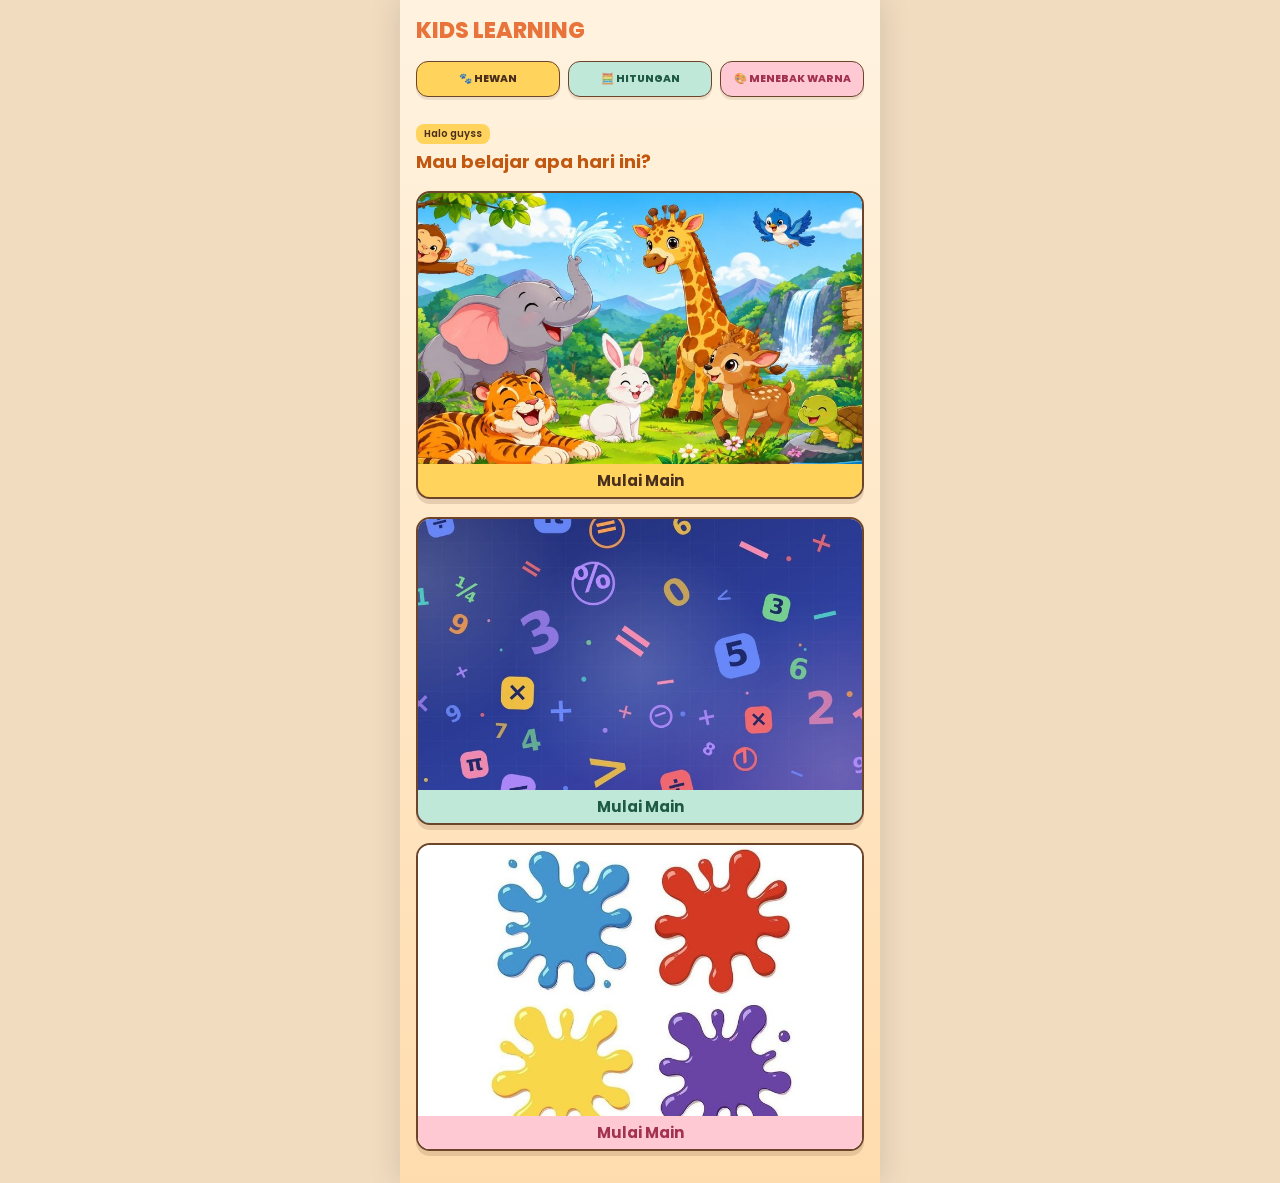
<file: kids-learning/beranda.html>
<!DOCTYPE html>
<html lang="id">
<head>
<meta charset="utf-8">
<meta name="viewport" content="width=device-width, initial-scale=1">
<title>Beranda - Kids Learning</title>
<link rel="stylesheet" href="css/base.css">
<link rel="stylesheet" href="css/beranda.css">
</head>
<body>
<main class="app">
  <div class="brand">KIDS LEARNING</div>
  <nav class="tabs" id="tabs"></nav>
  <span class="hello">Halo guyss</span>
  <h1 class="title">Mau belajar apa hari ini?</h1>
  <section class="menu" id="menu"></section>
</main>
<script src="js/core.js"></script>
<script src="js/beranda.js"></script>
</body>
</html>
</file>
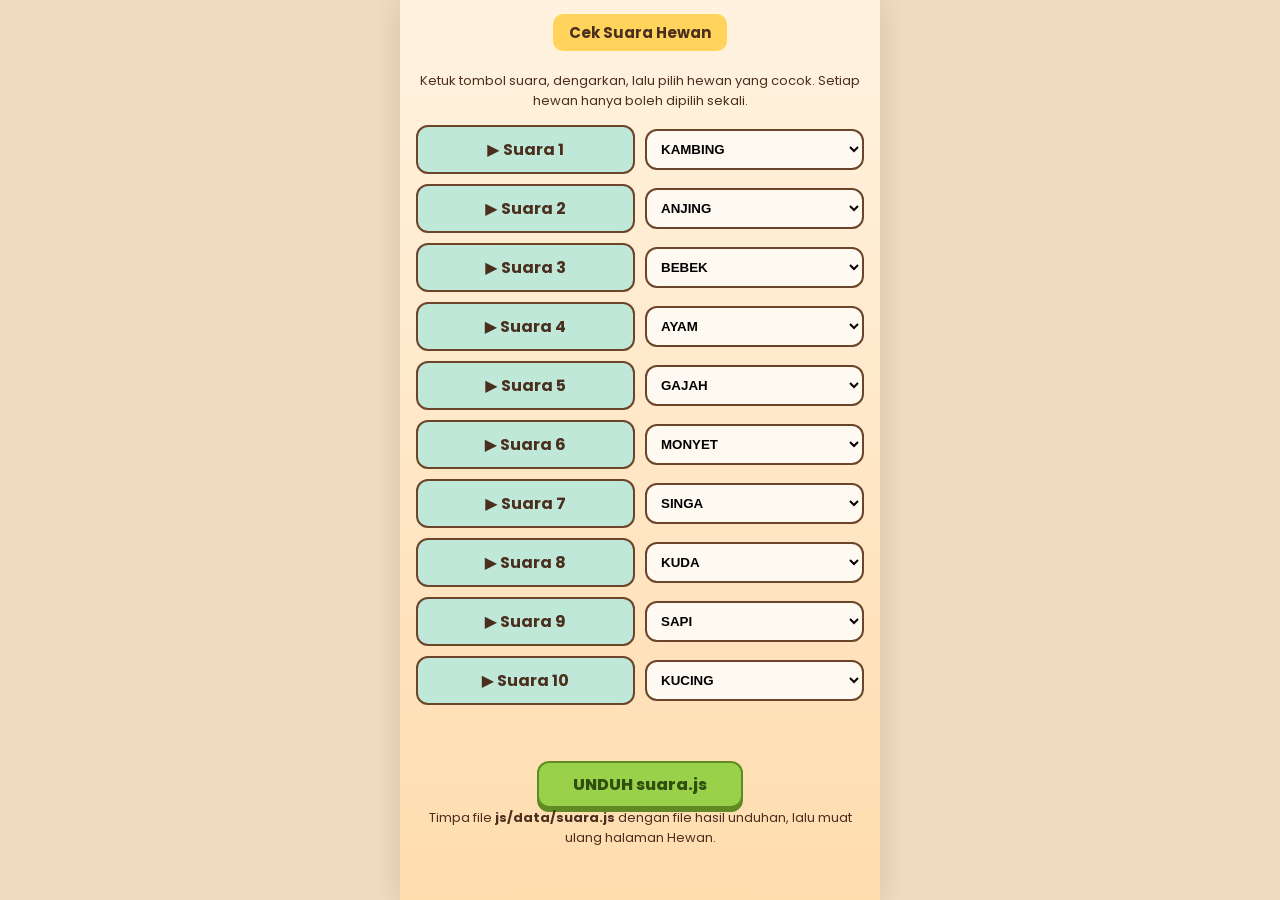
<file: kids-learning/cek-suara.html>
<!DOCTYPE html>
<html lang="id">
<head>
<meta charset="utf-8">
<meta name="viewport" content="width=device-width, initial-scale=1">
<title>Cek Suara Hewan</title>
<link rel="stylesheet" href="css/base.css">
<link rel="stylesheet" href="css/cek-suara.css">
</head>
<body>
<main class="app">
  <h1 class="chip c-yellow">Cek Suara Hewan</h1>
  <p class="info">Ketuk tombol suara, dengarkan, lalu pilih hewan yang cocok. Setiap hewan hanya boleh dipilih sekali.</p>
  <section id="rows"></section>
  <p class="warn" id="warn"></p>
  <button class="btn-kuis" id="unduh">UNDUH suara.js</button>
  <p class="info">Timpa file <b>js/data/suara.js</b> dengan file hasil unduhan, lalu muat ulang halaman Hewan.</p>
</main>
<script src="js/core.js"></script>
<script src="js/data/suara.js"></script>
<script src="js/data/hewan.js"></script>
<script src="js/cek-suara.js"></script>
</body>
</html>
</file>
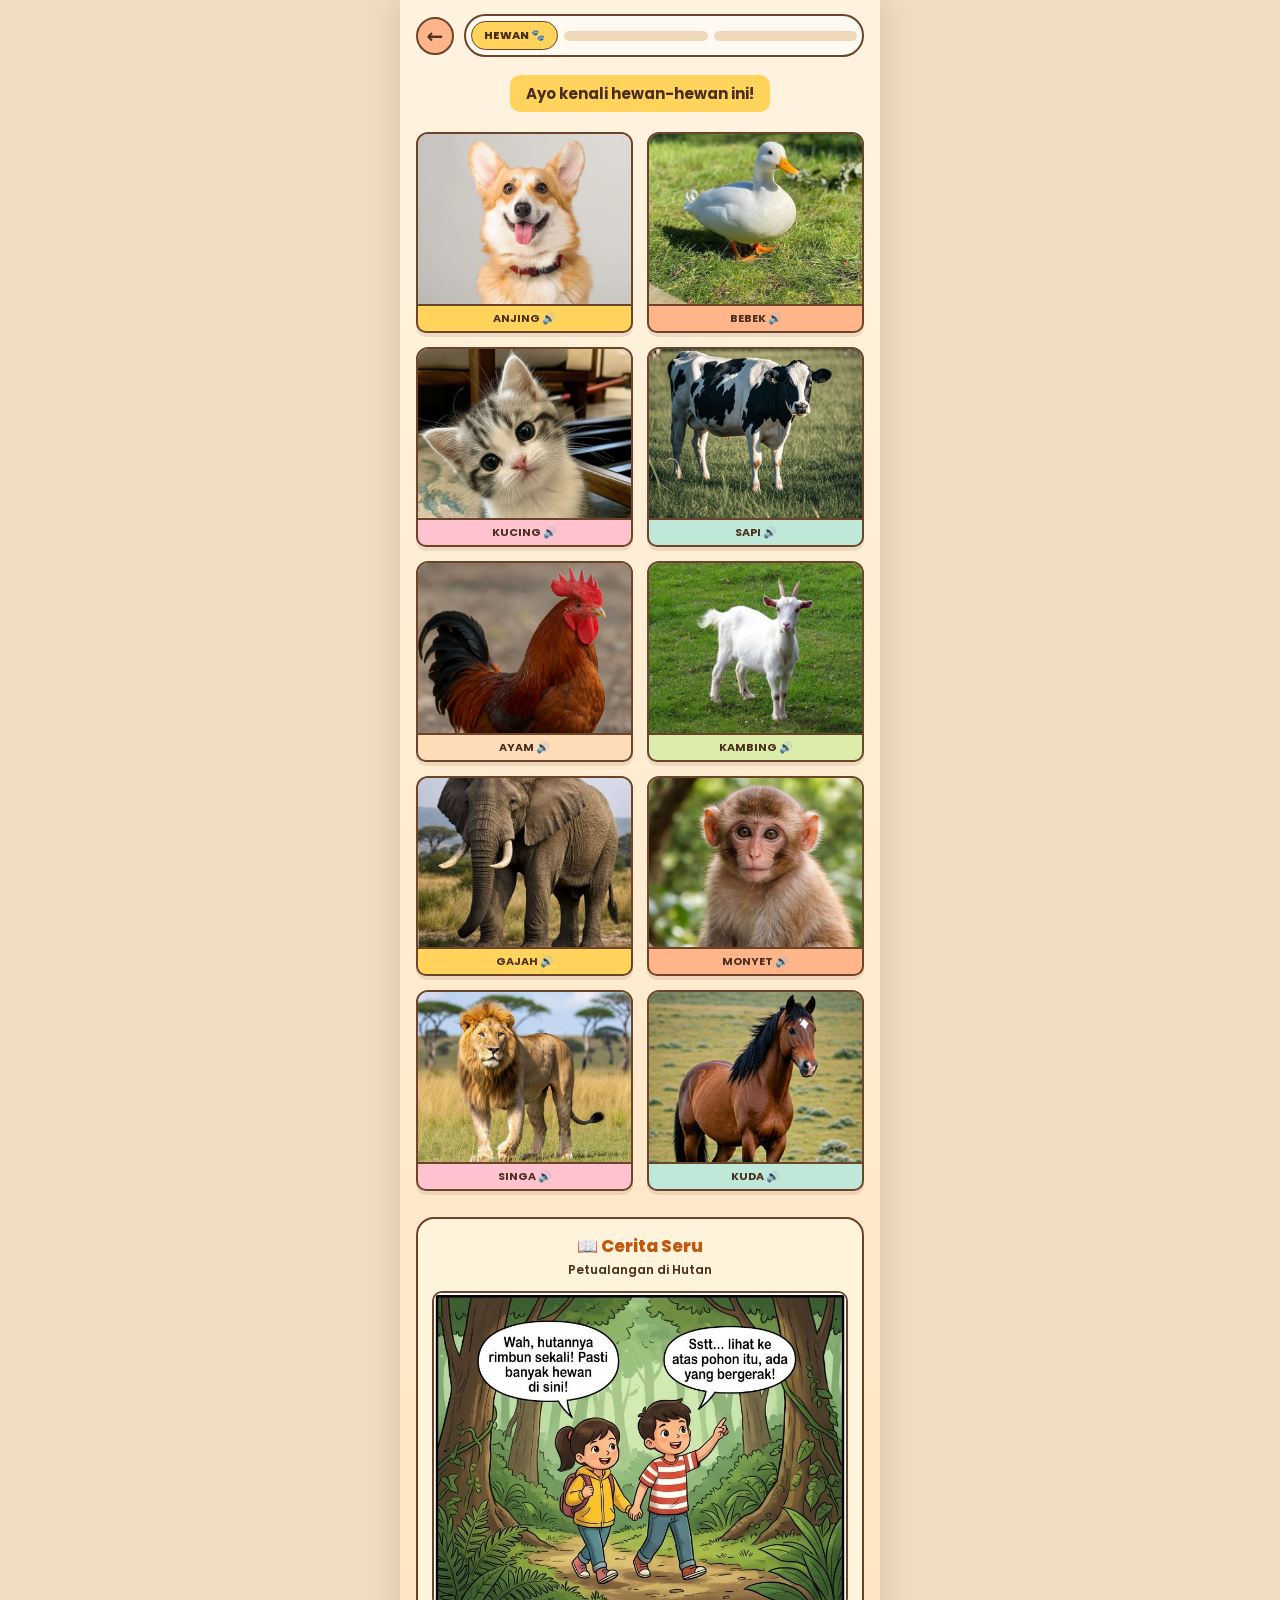
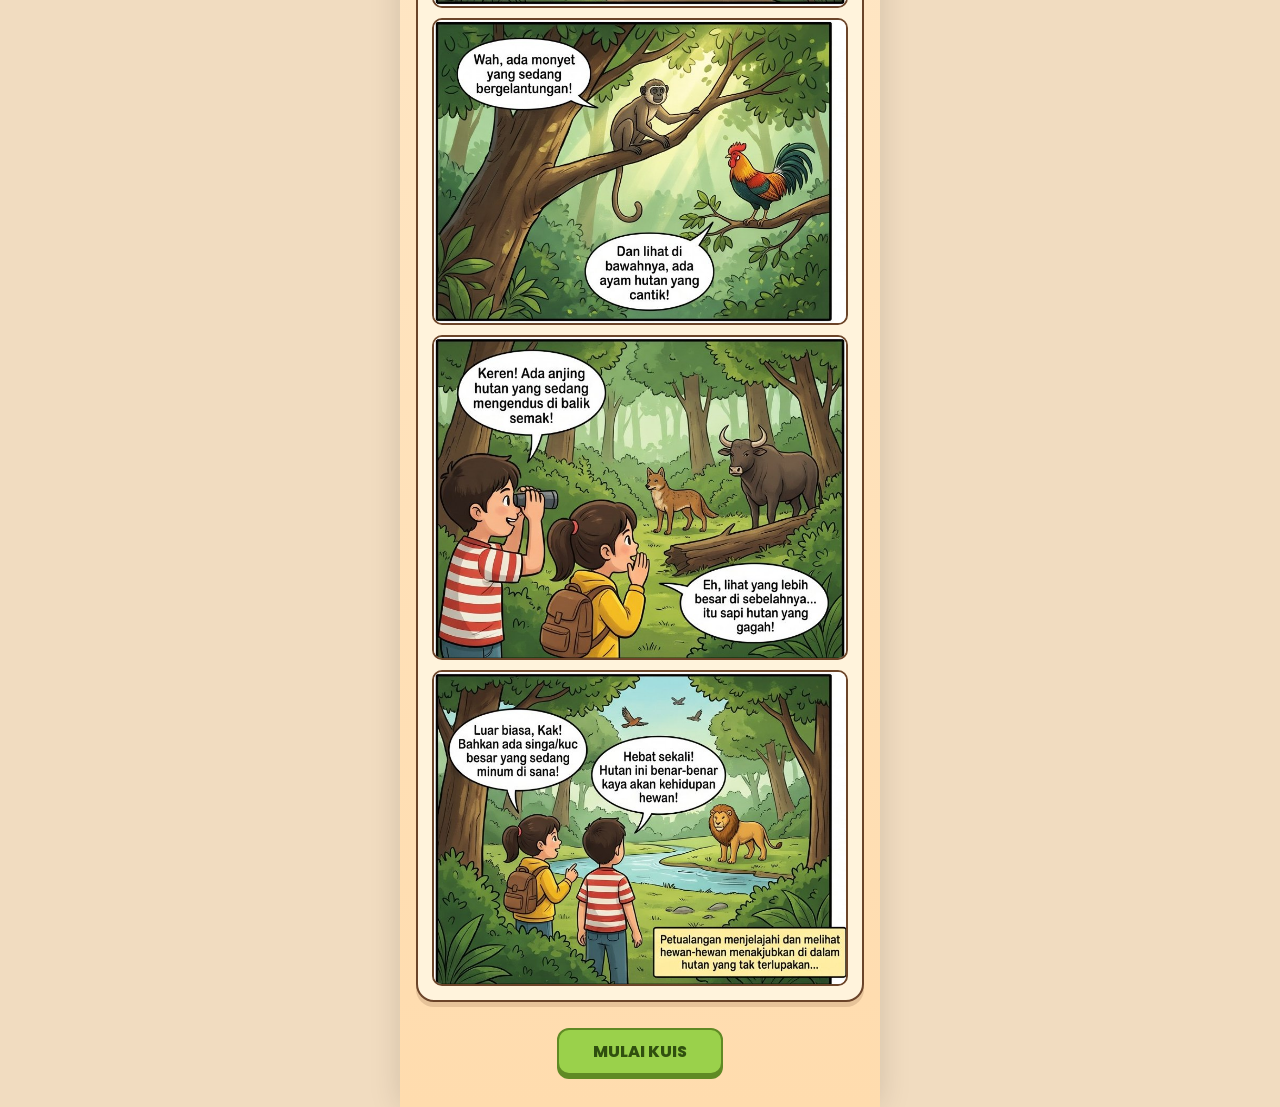
<file: kids-learning/hewan.html>
<!DOCTYPE html>
<html lang="id">
<head>
<meta charset="utf-8">
<meta name="viewport" content="width=device-width, initial-scale=1">
<title>Hewan - Kids Learning</title>
<link rel="stylesheet" href="css/base.css">
<link rel="stylesheet" href="css/hewan.css">
<link rel="stylesheet" href="css/cerita.css">
</head>
<body>
<main class="app">
  <div id="topbar"></div>
  <h1 class="chip c-yellow">Ayo kenali hewan-hewan ini!</h1>
  <section class="grid" id="grid"></section>
  <section class="cerita" data-materi="hewan"></section>
  <a class="btn-kuis" href="kuis.html?mapel=hewan">MULAI KUIS</a>
</main>
<script src="js/core.js"></script>
<script src="js/data/suara.js"></script>
<script src="js/data/hewan.js"></script>
<script src="js/hewan.js"></script>
<script src="js/cerita.js"></script>
</body>
</html>
</file>
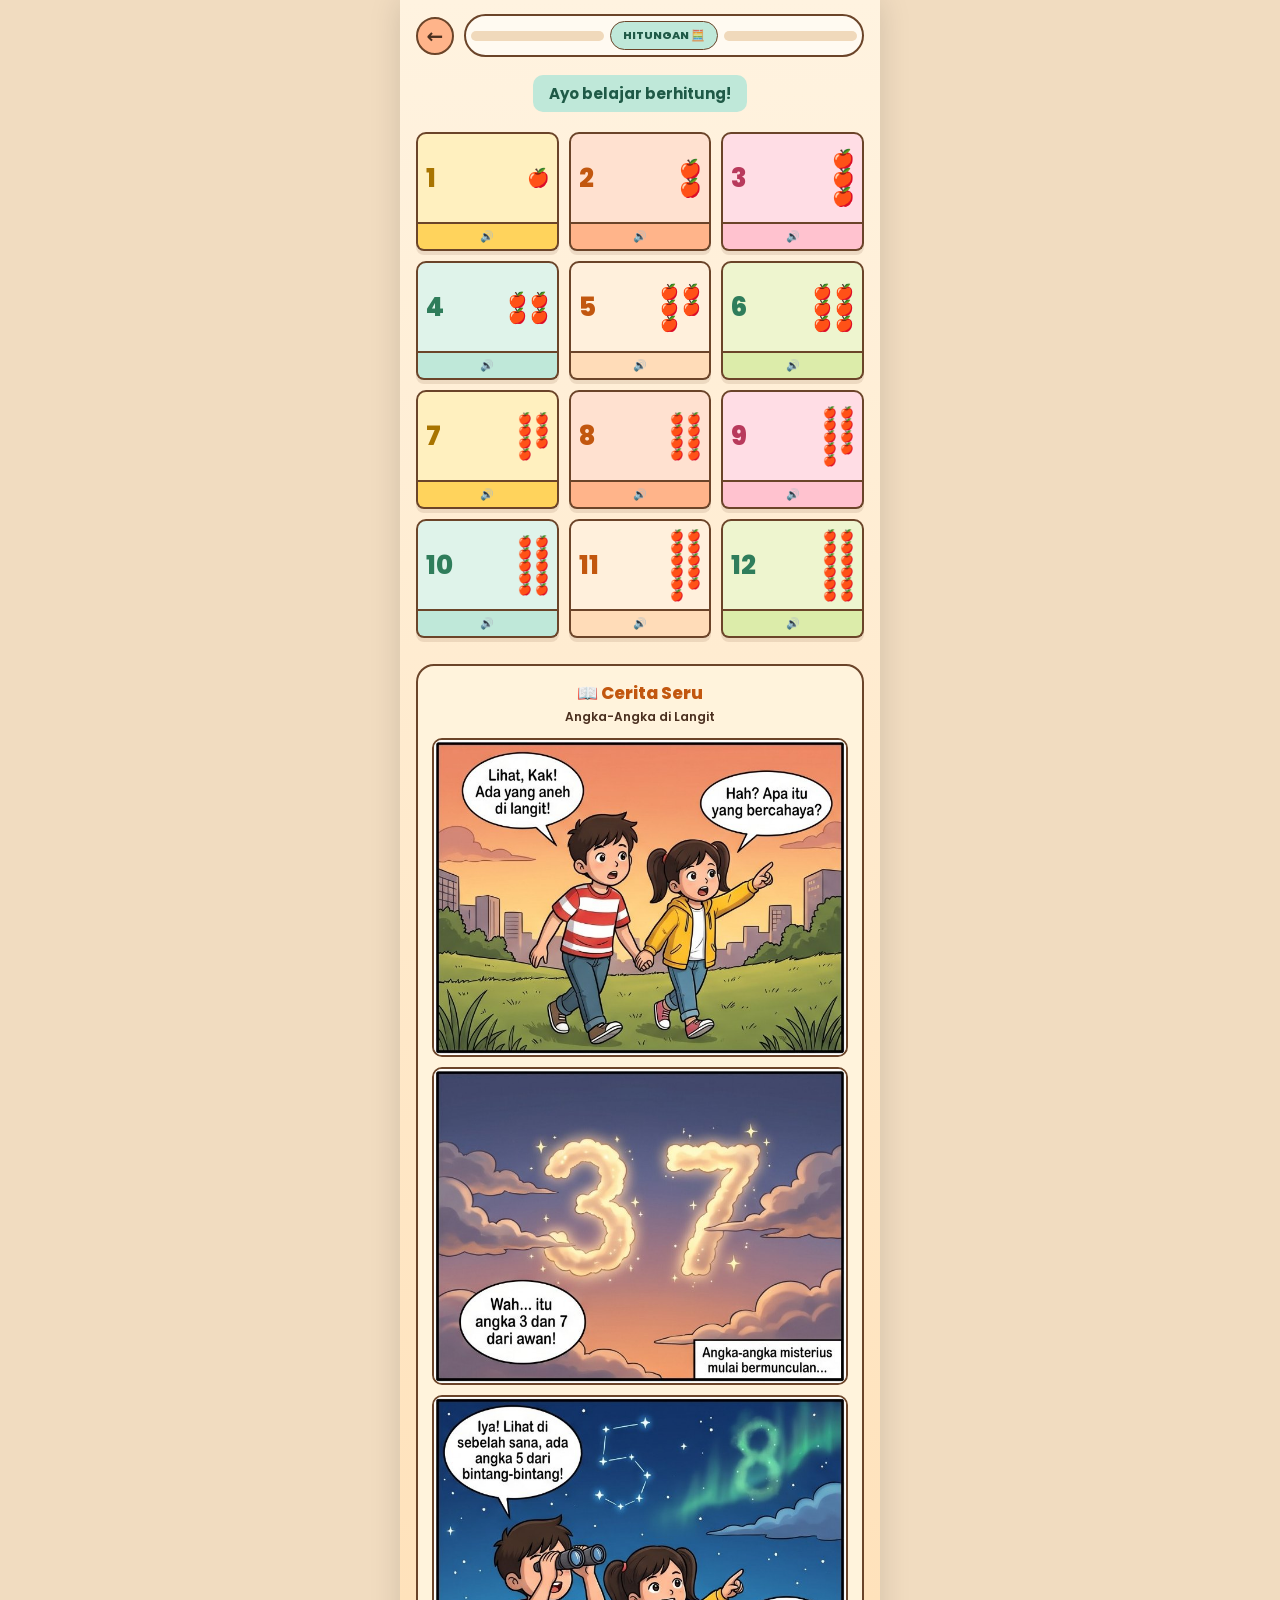
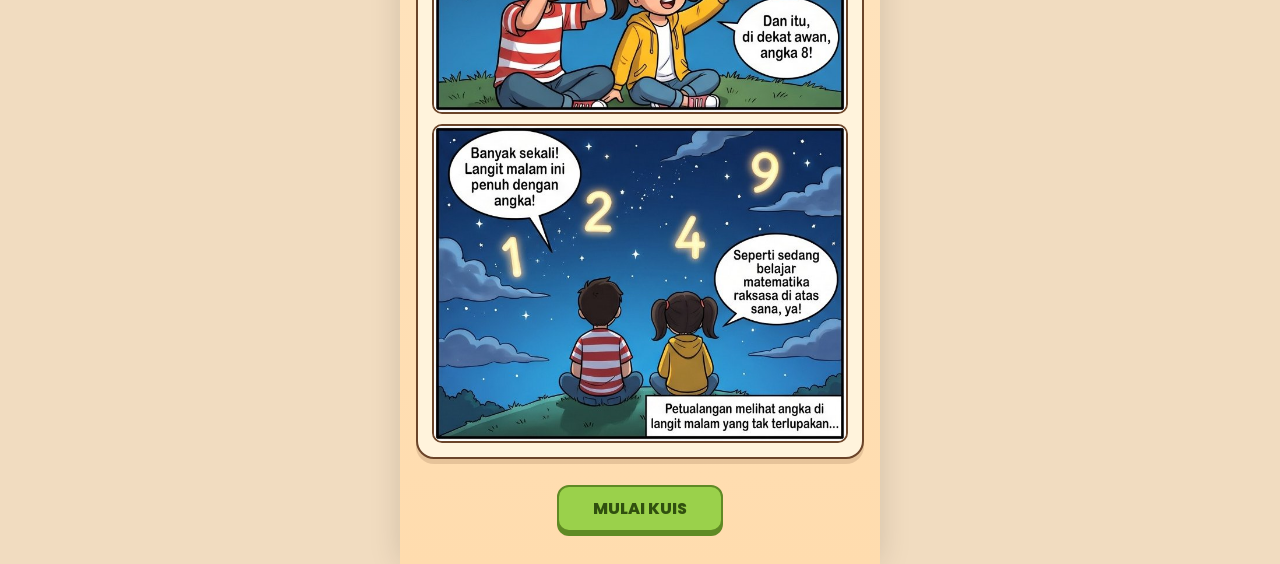
<file: kids-learning/hitungan.html>
<!DOCTYPE html>
<html lang="id">
<head>
<meta charset="utf-8">
<meta name="viewport" content="width=device-width, initial-scale=1">
<title>Hitungan - Kids Learning</title>
<link rel="stylesheet" href="css/base.css">
<link rel="stylesheet" href="css/hitungan.css">
<link rel="stylesheet" href="css/cerita.css">
</head>
<body>
<main class="app">
  <div id="topbar"></div>
  <h1 class="chip c-cyan">Ayo belajar berhitung!</h1>
  <section class="grid" id="grid"></section>
  <section class="cerita" data-materi="hitungan"></section>
  <a class="btn-kuis" href="kuis.html?mapel=hitungan">MULAI KUIS</a>
</main>
<script src="js/core.js"></script>
<script src="js/data/hitungan.js"></script>
<script src="js/hitungan.js"></script>
<script src="js/cerita.js"></script>
</body>
</html>
</file>
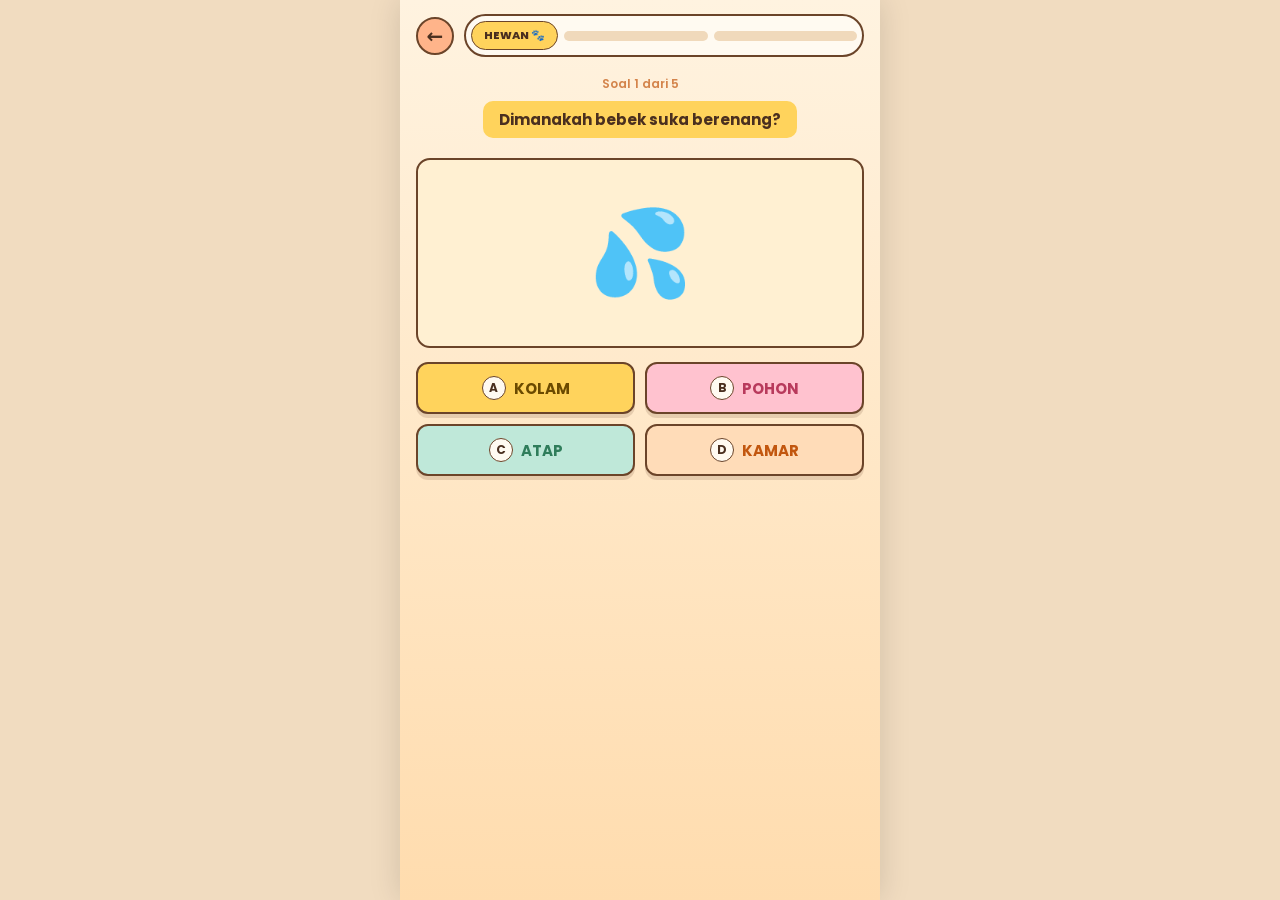
<file: kids-learning/kuis.html>
<!DOCTYPE html>
<html lang="id">
<head>
<meta charset="utf-8">
<meta name="viewport" content="width=device-width, initial-scale=1">
<title>Kuis - Kids Learning</title>
<link rel="stylesheet" href="css/base.css">
<link rel="stylesheet" href="css/kuis.css">
</head>
<body>
<main class="app">
  <div id="topbar"></div>
  <section id="kuis"></section>
</main>
<script src="js/core.js"></script>
<script src="js/data/suara.js"></script>
<script src="js/data/hewan.js"></script>
<script src="js/data/hitungan.js"></script>
<script src="js/data/warna.js"></script>
<script src="js/data/soal.js"></script>
<script src="js/kuis.js"></script>
</body>
</html>
</file>
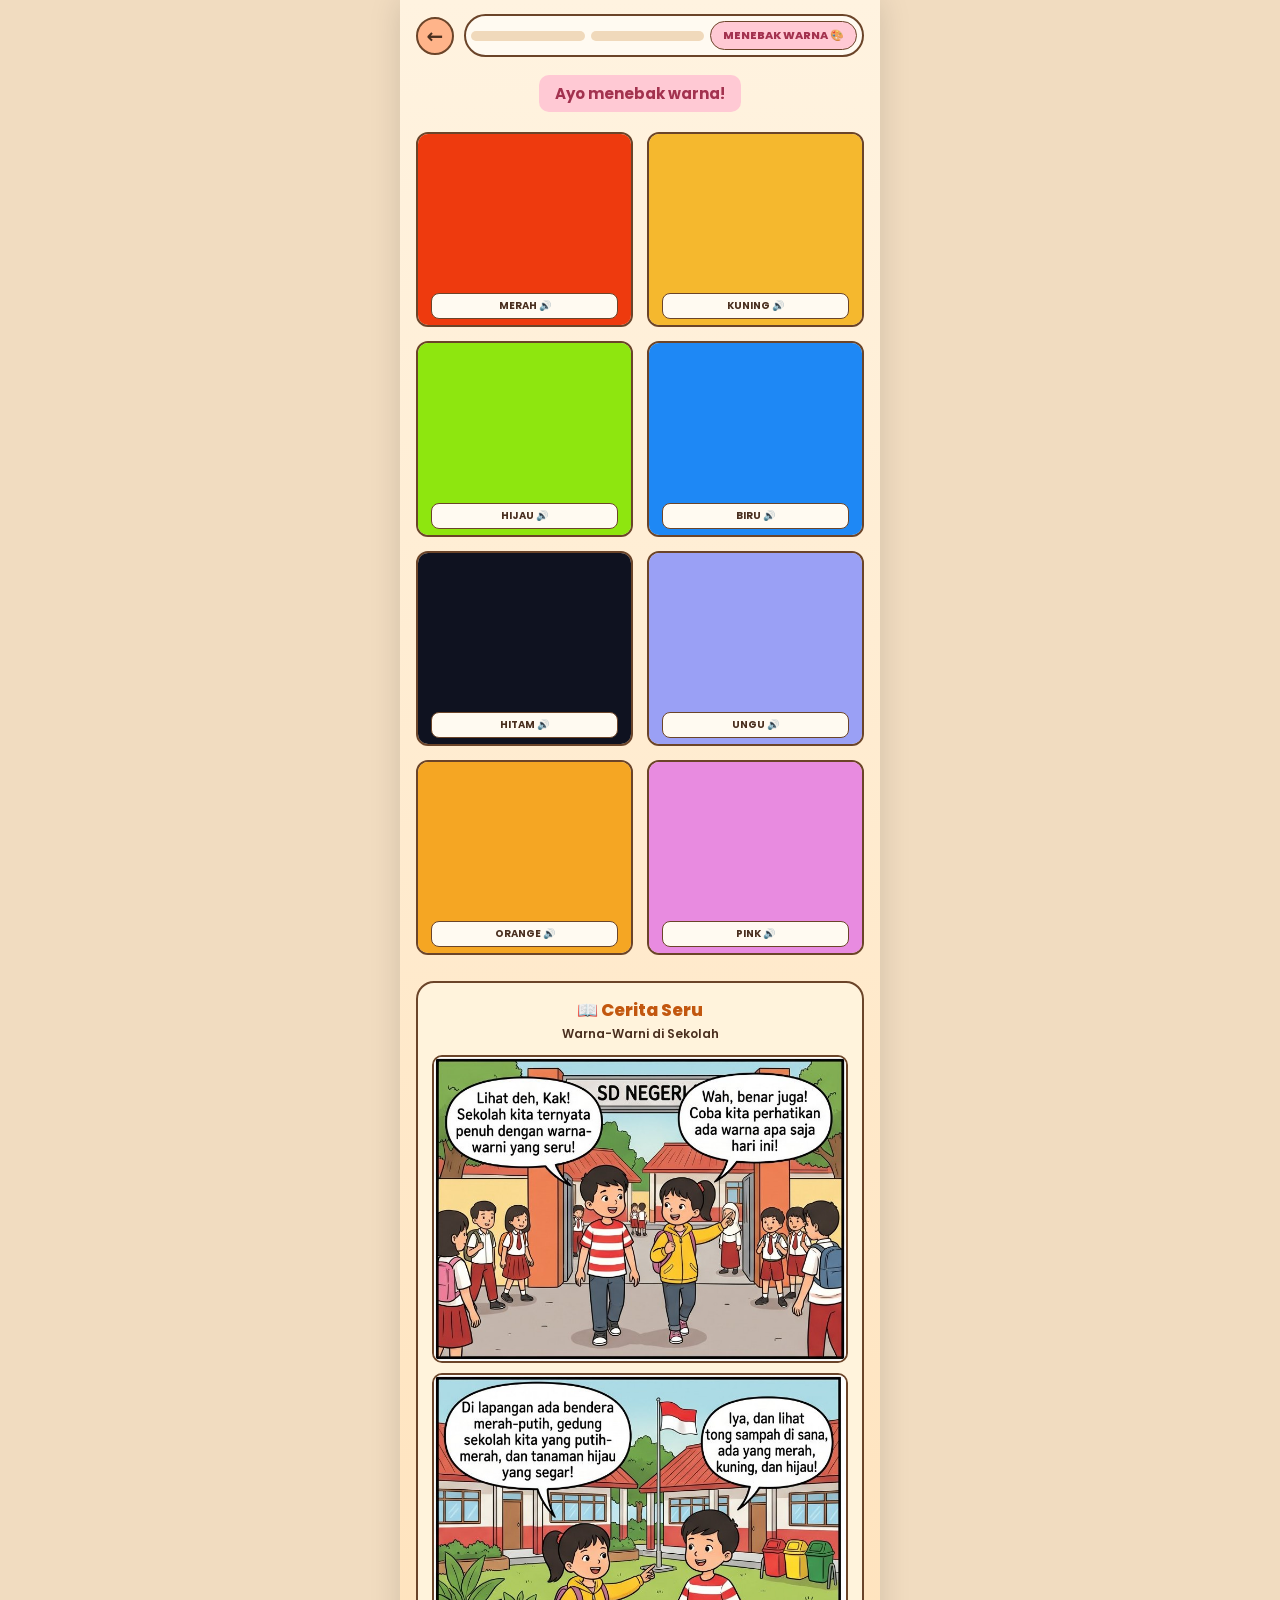
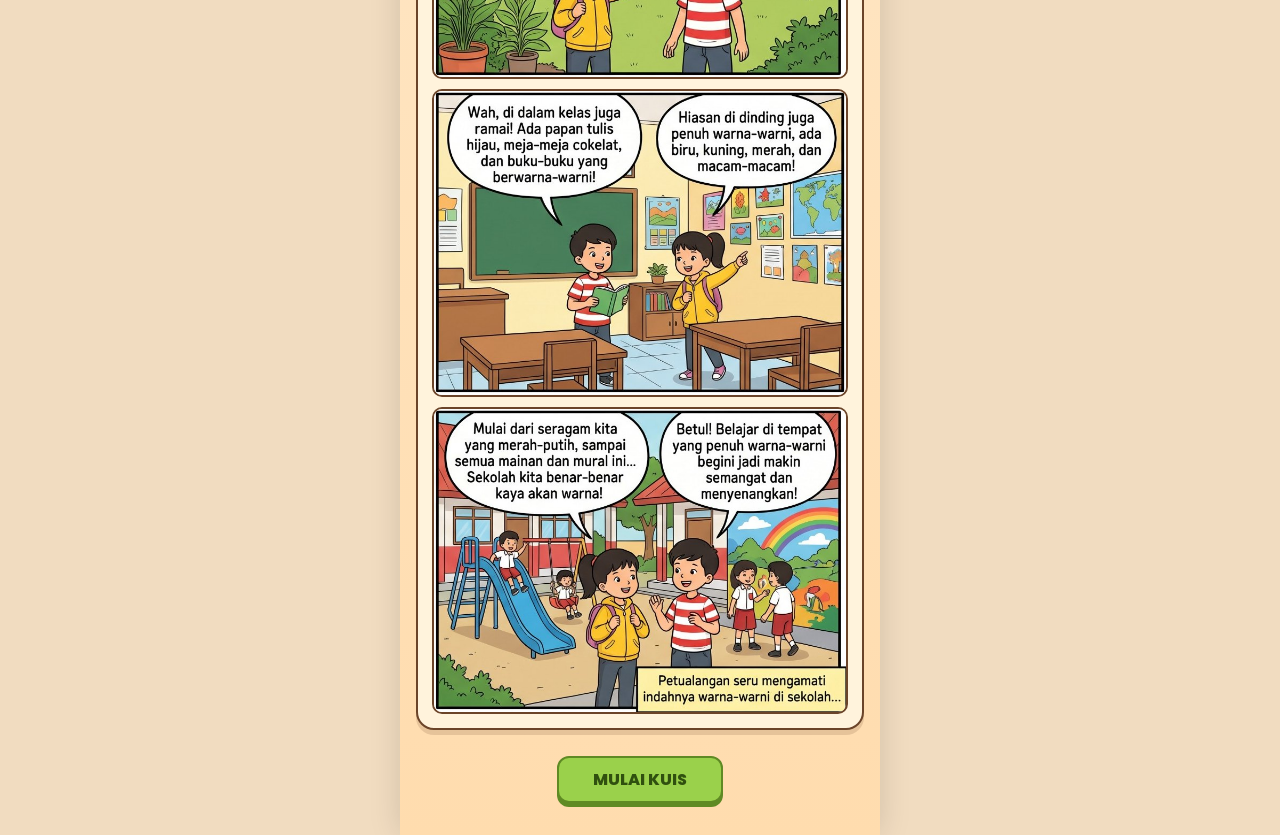
<file: kids-learning/warna.html>
<!DOCTYPE html>
<html lang="id">
<head>
<meta charset="utf-8">
<meta name="viewport" content="width=device-width, initial-scale=1">
<title>Menebak Warna - Kids Learning</title>
<link rel="stylesheet" href="css/base.css">
<link rel="stylesheet" href="css/warna.css">
<link rel="stylesheet" href="css/cerita.css">
</head>
<body>
<main class="app">
  <div id="topbar"></div>
  <h1 class="chip c-pink">Ayo menebak warna!</h1>
  <section class="grid" id="grid"></section>
  <section class="cerita" data-materi="warna"></section>
  <a class="btn-kuis" href="kuis.html?mapel=warna">MULAI KUIS</a>
</main>
<script src="js/core.js"></script>
<script src="js/data/warna.js"></script>
<script src="js/warna.js"></script>
<script src="js/cerita.js"></script>
</body>
</html>
</file>
<file: kids-learning/css/base.css>
@import url('https://fonts.googleapis.com/css2?family=Poppins:wght@500;600;700;800&display=swap');
:root{--c1:#ffd35c;--c2:#ffb48a;--c3:#ffc2cf;--c4:#bfe8d9;--c5:#ffdcb8;--c6:#dcecaa;--t1:#c2570f;--t2:#b83a5c;--t3:#2f7d5b;--t4:#a87400;--ink:#4a2f1f;--yellow:#ffd35c;--cyan:#bfe8d9;--pink:#ffc9d4;--green:#9ad14b;--line:#6b4429}
*{box-sizing:border-box;margin:0;-webkit-tap-highlight-color:transparent}
body{font-family:Poppins,system-ui,sans-serif;color:var(--ink);background:#f1dcc0}
a{color:inherit;text-decoration:none}
button{font:inherit;color:inherit;cursor:pointer}
.app{max-width:480px;min-height:100vh;margin:0 auto;padding:14px 16px 32px;background:linear-gradient(#fff3e0,#ffdcae);box-shadow:0 0 30px #0002}

/* warna label */
.c-yellow{background:var(--yellow)}
.c-cyan{background:var(--cyan);color:#1f5a47}
.c-pink{background:var(--pink);color:#a3324f}

/* topbar: tombol kembali + segmen menu */
.topbar{display:flex;align-items:center;gap:10px;margin-bottom:18px}
.back{width:38px;height:38px;flex:none;display:grid;place-items:center;border-radius:50%;background:var(--c2);border:2px solid var(--line);font-size:20px;font-weight:800}
.seg{flex:1;display:flex;gap:6px;align-items:center;min-height:38px;padding:5px;border-radius:99px;background:#fffaf1;border:2px solid var(--line)}
.seg-off{flex:1;height:10px;border-radius:9px;background:#f0d9bb}
.seg-on{flex:none;padding:5px 12px;border-radius:99px;font-size:11px;font-weight:800;border:1.5px solid var(--line);white-space:nowrap}

.chip{display:table;margin:0 auto 20px;padding:7px 16px;border-radius:10px;font-size:15px;font-weight:700;text-align:center}
.btn-kuis{display:block;width:max-content;margin:26px auto 0;padding:9px 34px;border-radius:12px;background:var(--green);border:2.5px solid #5f8a24;color:#30500f;font-weight:800;box-shadow:0 4px 0 #5f8a24}
.btn-kuis:active{transform:translateY(3px);box-shadow:0 1px 0 #5f8a24}
.grid{display:grid;gap:14px}
.name{display:block;padding:4px 6px;border:2px solid var(--line);font-size:11px;font-weight:700;text-align:center}

/* slot gambar: gambar dimuat dari assets, kalau belum ada tampil emoji */
.img-slot{position:absolute;inset:0;background:#fdecd3}
.img-slot img{width:100%;height:100%;object-fit:cover;display:block}
.img-slot b{display:none;position:absolute;inset:0;align-items:center;justify-content:center;font-size:52px}
.img-slot.empty b{display:flex}

/* apel untuk menghitung */
.apples{display:grid;grid-auto-flow:column;grid-template-rows:repeat(var(--r),1fr);gap:1px 3px}
.apples i{font-style:normal;line-height:1}

.bounce{animation:pop .45s}
@keyframes pop{40%{transform:scale(1.07)}}
[hidden]{display:none !important}
</file>
<file: kids-learning/css/beranda.css>
.brand{font-size:22px;font-weight:800;color:#e8743b;margin-bottom:14px}
.tabs{display:flex;gap:8px;margin-bottom:22px}
.tab{flex:1;display:flex;align-items:center;justify-content:center;gap:4px;padding:9px 4px;border-radius:12px;border:1.5px solid var(--line);font-size:10.5px;font-weight:800;text-align:center}
.hello{display:inline-block;background:var(--yellow);font-size:10px;font-weight:600;padding:2px 8px;border-radius:8px}
.title{font-size:18px;font-weight:700;margin:4px 0 16px}
.menu{display:grid;gap:18px}
.card{position:relative;display:block;aspect-ratio:16/11;border-radius:14px;overflow:hidden;border:2px solid var(--line);background:#fffaf1}
.card:active{transform:scale(.98)}
.card .label{position:absolute;left:0;right:0;bottom:0;padding:5px;text-align:center;font-weight:700;font-size:15px}
.title{color:var(--t1)}
.tab{box-shadow:0 3px 0 #6b44291f}
.card{box-shadow:0 5px 0 #6b44292b}
</file>
<file: kids-learning/css/cek-suara.css>
.info{font-size:13px;margin-bottom:14px;text-align:center}
.row{display:flex;gap:10px;align-items:center;margin-bottom:10px}
.play{flex:1;padding:10px;border-radius:12px;border:2px solid var(--line);background:var(--cyan);font-weight:700}
.row select{flex:1;padding:10px;border-radius:12px;border:2px solid var(--line);background:#fffaf1;font-weight:700}
.row select.dobel{background:#ffc4b0}
.warn{min-height:20px;text-align:center;color:#b5442c;font-weight:700;font-size:13px}
</file>
<file: kids-learning/css/hewan.css>
.grid{grid-template-columns:1fr 1fr}
.hcard{padding:0;border:0;background:none}
.photo{display:block;position:relative;aspect-ratio:1/.8;overflow:hidden;border:2px solid var(--line);border-radius:12px 12px 0 0}
.hcard .name{border-top:0;border-radius:0 0 10px 10px;background:var(--bar,var(--yellow));color:var(--ink)}
.hcard{filter:drop-shadow(0 4px 0 #6b44291f)}
.hcard:nth-child(6n+1){--bar:var(--c1)}.hcard:nth-child(6n+2){--bar:var(--c2)}.hcard:nth-child(6n+3){--bar:var(--c3)}
.hcard:nth-child(6n+4){--bar:var(--c4)}.hcard:nth-child(6n+5){--bar:var(--c5)}.hcard:nth-child(6n+6){--bar:var(--c6)}
</file>
<file: kids-learning/css/cerita.css>
/* Bagian "Cerita Seru" di halaman materi: 4 panel komik tersusun ke bawah */
.cerita{margin-top:26px;padding:14px;border-radius:18px;background:#fff3dc;border:2px solid var(--line);box-shadow:0 5px 0 #6b44292b}
.cerita-judul{text-align:center;font-size:17px;font-weight:800;color:var(--t1)}
.cerita-sub{text-align:center;font-size:12px;font-weight:600;margin:2px 0 12px}
.cerita img{display:block;width:100%;height:auto;margin-bottom:10px;border-radius:10px;border:2px solid var(--line);background:#fffaf1}
.cerita img:last-child{margin-bottom:0}
</file>
<file: kids-learning/css/hitungan.css>
.grid{grid-template-columns:repeat(3,1fr);gap:10px}
.ncard{padding:0;border:0;background:none}
.body{display:flex;align-items:center;justify-content:space-between;height:92px;padding:8px;background:var(--bg,#fffaf1);border:2px solid var(--line);border-radius:10px 10px 0 0}
.num{font-size:26px;font-weight:800;color:var(--num,var(--ink))}
.ncard .name{border-top:0;border-radius:0 0 8px 8px;background:var(--bar,var(--cyan))}
.ncard{filter:drop-shadow(0 4px 0 #6b44291f)}
.ncard:nth-child(6n+1){--bg:#fff0bf;--bar:var(--c1);--num:var(--t4)}
.ncard:nth-child(6n+2){--bg:#ffe1d0;--bar:var(--c2);--num:var(--t1)}
.ncard:nth-child(6n+3){--bg:#ffdde5;--bar:var(--c3);--num:var(--t2)}
.ncard:nth-child(6n+4){--bg:#dff3ea;--bar:var(--c4);--num:var(--t3)}
.ncard:nth-child(6n+5){--bg:#fff0dc;--bar:var(--c5);--num:var(--t1)}
.ncard:nth-child(6n+6){--bg:#eef5cf;--bar:var(--c6);--num:var(--t3)}
</file>
<file: kids-learning/css/kuis.css>
.step{color:var(--t1);text-align:center;font-size:12px;font-weight:600;margin-bottom:8px;opacity:.7}
.media{position:relative;height:190px;margin:0 auto 14px;border:2px solid var(--line);border-radius:14px;overflow:hidden;background:#fff0d2;display:flex;align-items:center;justify-content:center}
.hear{display:block;margin:0 auto 14px;padding:6px 16px;border-radius:99px;border:2px solid var(--line);background:var(--yellow);font-weight:700;font-size:12px}
.opsi{display:grid;gap:10px}
.opt{padding:13px;border-radius:12px;border:2.5px solid var(--line);background:#fffaf1;font-size:17px;font-weight:700}
.opt:active{transform:scale(.98)}
.opt{background:var(--o,#fffaf1);box-shadow:0 4px 0 #6b44292b}
.opt:nth-child(1){--o:var(--c1);color:#6b4a00}.opt:nth-child(2){--o:var(--c3);color:var(--t2)}.opt:nth-child(3){--o:var(--c4);color:var(--t3)}
.opt:nth-child(4){--o:var(--c5);color:var(--t1)}
.opt.ok{background:#cdefa0;border-color:#5f8a24}
.opt.no{background:#ffc4b0;border-color:#b5442c}
.fb{min-height:60px;margin-top:14px;text-align:center;font-weight:700}
.next{display:block;margin:8px auto 0;padding:8px 24px;border-radius:12px;border:2.5px solid #5f8a24;background:var(--green);font-weight:800;color:#30500f}
.hasil{text-align:center;padding-top:30px}
.hasil .big{font-size:80px}
.hasil h1{margin:8px 0 4px}
.hasil .link{display:inline-block;margin-top:18px;font-size:13px;font-weight:600;text-decoration:underline}
.media img{object-position:center 35%}
.hasil .label-skor{margin-top:10px;font-size:13px;font-weight:600;opacity:.7}
.hasil .skor{font-size:64px;font-weight:800;line-height:1.1;color:#e0702b}
.hasil h1{color:var(--t1)}

/* soal bervariasi: 4 pilihan (2 kolom), media besar, pilihan berupa warna */
.chip{max-width:100%}
.media{gap:14px}
.opsi{grid-template-columns:1fr 1fr}
.opt{display:flex;align-items:center;justify-content:center;gap:8px;padding:12px 8px;font-size:15px;text-transform:uppercase}
.abjad{flex:none;display:grid;place-items:center;width:24px;height:24px;border-radius:50%;background:#fffaf1;border:1.5px solid var(--line);font-size:12px;color:var(--ink)}
.kotak-warna{padding:6px}
.kotak-warna span{display:block;width:100%;height:46px;border-radius:8px;border:1.5px solid var(--line)}
.kotak-warna.ok{outline:4px solid #5f8a24}.kotak-warna.no{outline:4px solid #b5442c}
.emoji-besar{font-size:84px;line-height:1}
.angka-besar{font-size:72px;font-weight:800;line-height:1;color:var(--t1)}
.swatch-besar{position:absolute;inset:0}
</file>
<file: kids-learning/css/warna.css>
.grid{grid-template-columns:1fr 1fr}
.wcard{position:relative;aspect-ratio:1/.9;padding:0;overflow:hidden;border:2px solid var(--line);border-radius:12px;background:none}
.swatch{position:absolute;inset:0}
.wcard .name{position:absolute;left:6%;right:6%;bottom:6px;background:#fffaf1;border:1.5px solid var(--line);border-radius:8px;font-size:10px}
</file>
